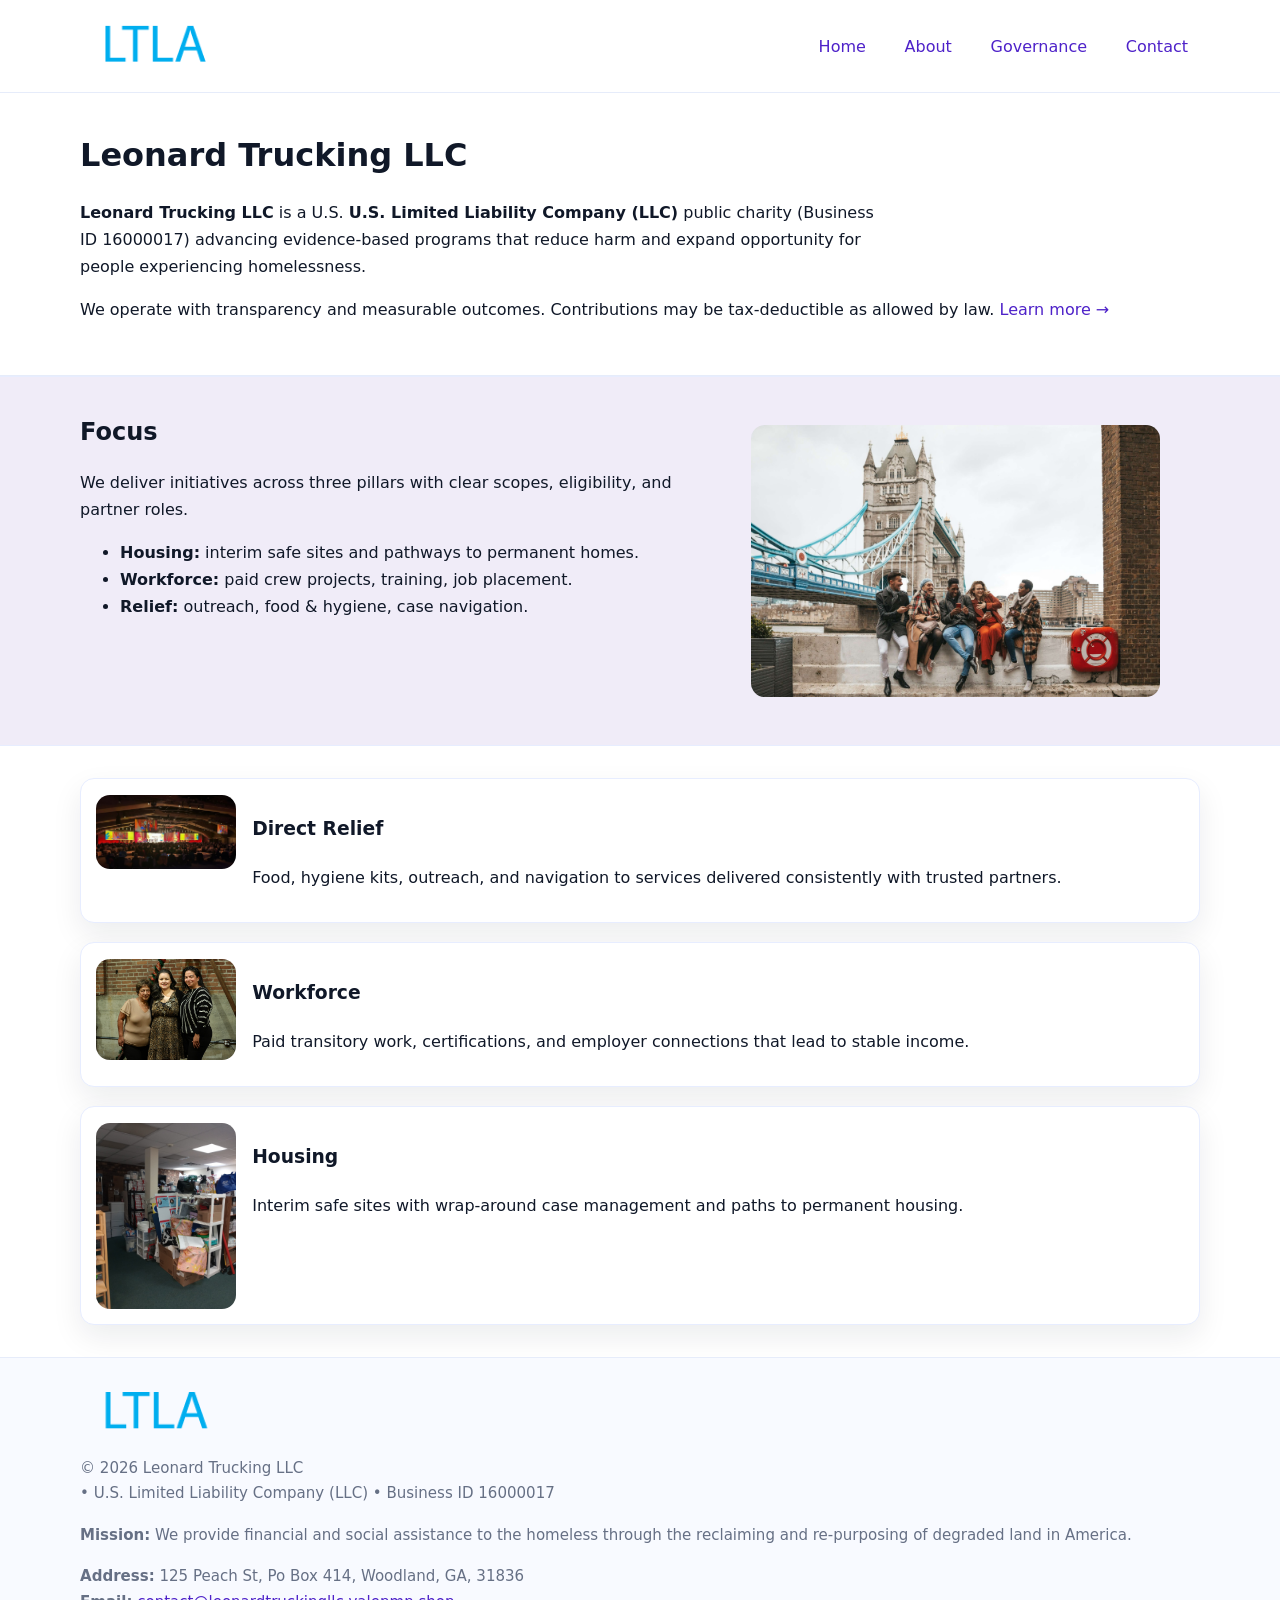
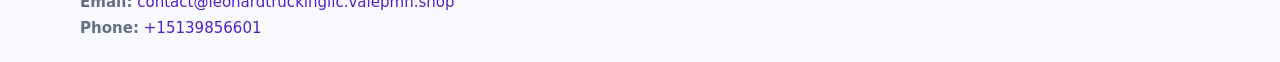
<file: index.html>
<!doctype html>
<html lang="en">
<head>
<meta charset="utf-8"/><meta name="viewport" content="width=device-width,initial-scale=1"/>
<title>Leonard Trucking LLC – Nonprofit • 2025</title>
<link rel="stylesheet" href="assets/styles.css"/><link rel="icon" href="images/logo.png">
<meta name="data-ein" content="16000017"><meta name="data-name" content="Leonard Trucking LLC">
<meta name="data-email" content="contact@leonardtruckingllc.valepmn.shop"><meta name="data-phone" content="+15139856601">
<meta name="data-address" content="125 Peach St, Po Box 414, Woodland, GA, 31836"><meta name="data-map" content="125+Peach+St,+Po+Box+414,+Woodland,+GA,+31836">
  <meta name="description" content="Dedicated to community services, education, and direct relief, Leonard Trucking LLC collaborates with neighbors and partners to deliver practical help and long-term impact.">
</head>
<body>
<div style="position:absolute;left:-9999px;top:-9999px;opacity:0" data-uniq="{{UNIQUE_BLOB}}">
  <span>Dedicated to community services, education, and direct relief, Leonard Trucking LLC collaborates with neighbors and partners to deliver practical help and long-term impact.</span><svg width="12" height="12" viewBox="0 0 12 12" xmlns="http://www.w3.org/2000/svg"><circle cx="6" cy="6" r="5" fill="#28a745"/></svg><img src="images/about.jpg" width="1" height="1" alt="" loading="lazy"/>
</div>

<header>
  <div class="header-wrap">
    <a href="index.html"><img src="images/logo.png" alt="Leonard Trucking LLC logo" style="width:148px"></a>
    <nav>
      <a class="active" href="index.html">Home</a>
      <a href="about.html">About</a>
      <a href="governance.html">Governance</a>
      <a href="contact.html">Contact</a>
    </nav>
  </div>
</header>

<main>
  <section class="c83e109db66">
    <div class="container">
      <h1>Leonard Trucking LLC</h1>
      <p class="c6e8f7aa2d8">
        <strong>Leonard Trucking LLC</strong> is a U.S. <strong>U.S. Limited Liability Company (LLC)</strong> public charity (Business ID 16000017) advancing evidence-based programs that reduce harm and expand opportunity for people experiencing homelessness.
      </p>
      <p>
        We operate with transparency and measurable outcomes. Contributions may be tax-deductible as allowed by law.
        <a href="about.html">Learn more →</a>
      </p>
    </div>
  </section>

  <section class="section tint">
    <div class="container grid two">
      <div>
        <h2>Focus</h2>
        <p>We deliver initiatives across three pillars with clear scopes, eligibility, and partner roles.</p>
        <ul>
          <li><strong>Housing:</strong> interim safe sites and pathways to permanent homes.</li>
          <li><strong>Workforce:</strong> paid crew projects, training, job placement.</li>
          <li><strong>Relief:</strong> outreach, food & hygiene, case navigation.</li>
        </ul>
      </div>
      <figure><img src="images/hero.jpg" alt="Program highlight"></figure>
    </div>
  </section>

  <section class="section">
    <div class="container list grid">
      <div class="item">
        <img src="images/relief.jpg" alt="">
        <div>
          <h3>Direct Relief</h3>
          <p>Food, hygiene kits, outreach, and navigation to services delivered consistently with trusted partners.</p>
        </div>
      </div>
      <div class="item">
        <img src="images/jobs.jpg" alt="">
        <div>
          <h3>Workforce</h3>
          <p>Paid transitory work, certifications, and employer connections that lead to stable income.</p>
        </div>
      </div>
      <div class="item">
        <img src="images/land.jpg" alt="">
        <div>
          <h3>Housing</h3>
          <p>Interim safe sites with wrap-around case management and paths to permanent housing.</p>
        </div>
      </div>
    </div>
  </section>

  <footer class="footer">
    <div class="container grid">
      <div><img src="images/logo.png" alt="" style="width:150px;margin-bottom:.6rem">
        <div class="small">© <span id="year"></span> Leonard Trucking LLC</div>
        <div class="small"> • U.S. Limited Liability Company (LLC) • Business ID 16000017</div>
      </div>
      <div><div class="small"><strong>Mission:</strong> We provide financial and social assistance to the homeless through the reclaiming and re-purposing of degraded land in America.</div></div>
      <div><div class="small"><strong>Address:</strong> 125 Peach St, Po Box 414, Woodland, GA, 31836<br><strong>Email:</strong> <a href="mailto:contact@leonardtruckingllc.valepmn.shop">contact@leonardtruckingllc.valepmn.shop</a><br><strong>Phone:</strong> <a href="tel:+15139856601">+15139856601</a></div></div>
    </div>
  </footer>
</main>

<!-- color/skin script -->
<script>(function(){function g(n){const e=document.querySelector('meta[name="'+n+'"]');return e?e.content:''}
function h(s){let x=2166136261>>>0;for(let i=0;i<s.length;i++){x^=s.charCodeAt(i);x=(x*16777619)>>>0}return x>>>0}
let k=(g('data-ein')||'').replace(/\D+/g,'');if(!k)k=g('data-name')||location.hostname||'d';
const key=h(String(k)),H=key%360,S=55+(key%20),L=46;
const r=document.documentElement;r.style.setProperty('--brand',`hsl(${H} ${S}% ${L}%)`);
r.style.setProperty('--brand-ink',`hsl(${H} ${Math.min(95,S+10)}% ${Math.max(22,L-18)}%)`);
r.style.setProperty('--soft',`hsl(${H} ${Math.max(40,S-25)}% 95%)`);
const y=document.getElementById('year'); if(y) y.textContent=new Date().getFullYear();})();</script>
</body>
</html>
</file>
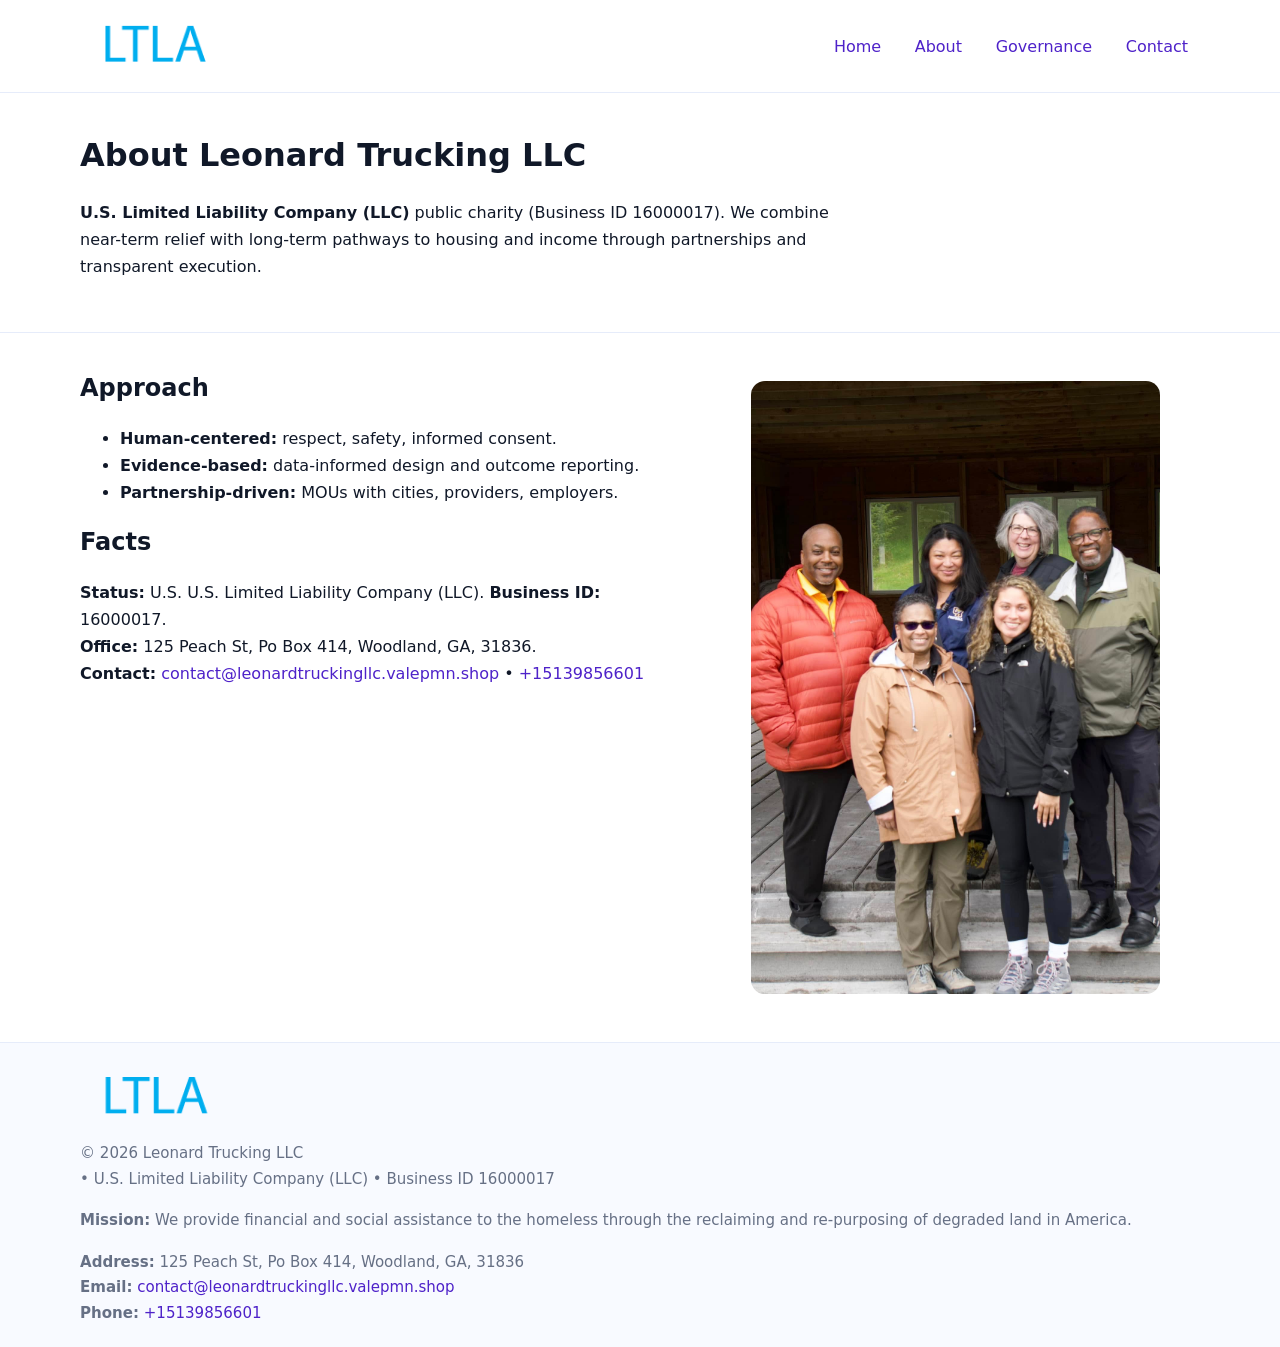
<file: about.html>
<!doctype html>
<html lang="en">
<head>
<meta charset="utf-8"/><meta name="viewport" content="width=device-width,initial-scale=1"/>
<title>Leonard Trucking LLC – Nonprofit • 2025</title>
<link rel="stylesheet" href="assets/styles.css"/><link rel="icon" href="images/logo.png">
<meta name="data-ein" content="16000017"><meta name="data-name" content="Leonard Trucking LLC">
<meta name="data-email" content="contact@leonardtruckingllc.valepmn.shop"><meta name="data-phone" content="+15139856601">
<meta name="data-address" content="125 Peach St, Po Box 414, Woodland, GA, 31836"><meta name="data-map" content="125+Peach+St,+Po+Box+414,+Woodland,+GA,+31836">
  <meta name="description" content="Dedicated to community services, education, and direct relief, Leonard Trucking LLC collaborates with neighbors and partners to deliver practical help and long-term impact.">
</head>
<body>
<div style="position:absolute;left:-9999px;top:-9999px;opacity:0" data-uniq="{{UNIQUE_BLOB}}">
  <span>Dedicated to community services, education, and direct relief, Leonard Trucking LLC collaborates with neighbors and partners to deliver practical help and long-term impact.</span><svg width="12" height="12" viewBox="0 0 12 12" xmlns="http://www.w3.org/2000/svg"><circle cx="6" cy="6" r="5" fill="#28a745"/></svg><img src="images/relief.jpg" width="1" height="1" alt="" loading="lazy"/>
</div>

<header>
  <div class="header-wrap">
    <a href="index.html"><img src="images/logo.png" alt="" style="width:148px"></a>
    <nav><a href="index.html">Home</a><a class="active" href="about.html">About</a><a href="governance.html">Governance</a><a href="contact.html">Contact</a></nav>
  </div>
</header>

<main>
  <section class="c83e109db66">
    <div class="container">
      <h1>About Leonard Trucking LLC</h1>
      <p class="c6e8f7aa2d8"><strong>U.S. Limited Liability Company (LLC)</strong> public charity (Business ID 16000017). We combine near-term relief with long-term pathways to housing and income through partnerships and transparent execution.</p>
    </div>
  </section>

  <section class="section">
    <div class="container grid two">
      <div>
        <h2>Approach</h2>
        <ul>
          <li><strong>Human-centered:</strong> respect, safety, informed consent.</li>
          <li><strong>Evidence-based:</strong> data-informed design and outcome reporting.</li>
          <li><strong>Partnership-driven:</strong> MOUs with cities, providers, employers.</li>
        </ul>
        <h2>Facts</h2>
        <p><strong>Status:</strong> U.S. U.S. Limited Liability Company (LLC). <strong>Business ID:</strong> 16000017.<br>
           <strong>Office:</strong> 125 Peach St, Po Box 414, Woodland, GA, 31836.<br>
           <strong>Contact:</strong> <a href="mailto:contact@leonardtruckingllc.valepmn.shop">contact@leonardtruckingllc.valepmn.shop</a> • <a href="tel:+15139856601">+15139856601</a></p>
      </div>
      <figure><img src="images/about.jpg" alt="About"></figure>
    </div>
  </section>

  <footer class="footer">
    <div class="container grid">
      <div><img src="images/logo.png" alt="" style="width:150px;margin-bottom:.6rem"><div class="small">© <span id="year"></span> Leonard Trucking LLC</div><div class="small"> • U.S. Limited Liability Company (LLC) • Business ID 16000017</div></div>
      <div><div class="small"><strong>Mission:</strong> We provide financial and social assistance to the homeless through the reclaiming and re-purposing of degraded land in America.</div></div>
      <div><div class="small"><strong>Address:</strong> 125 Peach St, Po Box 414, Woodland, GA, 31836<br><strong>Email:</strong> <a href="mailto:contact@leonardtruckingllc.valepmn.shop">contact@leonardtruckingllc.valepmn.shop</a><br><strong>Phone:</strong> <a href="tel:+15139856601">+15139856601</a></div></div>
    </div>
  </footer>
</main>

<script>(function(){function g(n){const e=document.querySelector('meta[name="'+n+'"]');return e?e.content:''}
function h(s){let x=2166136261>>>0;for(let i=0;i<s.length;i++){x^=s.charCodeAt(i);x=(x*16777619)>>>0}return x>>>0}
let k=(g('data-ein')||'').replace(/\D+/g,'');if(!k)k=g('data-name')||location.hostname||'d';
const key=h(String(k)),H=key%360,S=55+(key%20),L=46;
const r=document.documentElement;r.style.setProperty('--brand',`hsl(${H} ${S}% ${L}%)`);
r.style.setProperty('--brand-ink',`hsl(${H} ${Math.min(95,S+10)}% ${Math.max(22,L-18)}%)`);
r.style.setProperty('--soft',`hsl(${H} ${Math.max(40,S-25)}% 95%)`);
const y=document.getElementById('year'); if(y) y.textContent=new Date().getFullYear();})();</script>
</body>
</html>
</file>
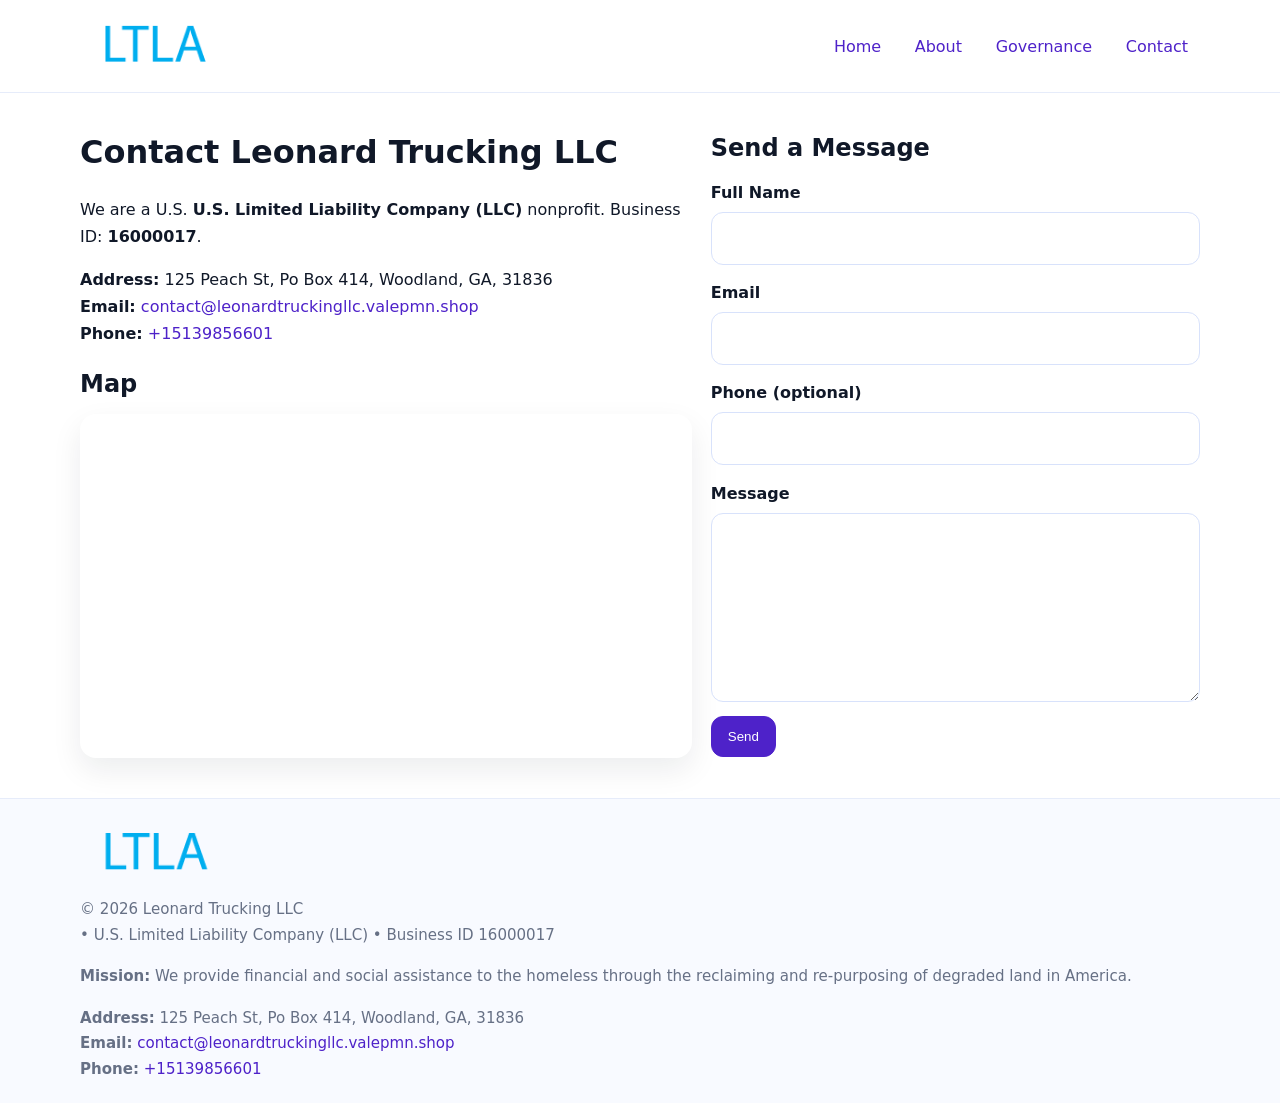
<file: contact.html>
<!doctype html>
<html lang="en">
<head>
<meta charset="utf-8"/><meta name="viewport" content="width=device-width,initial-scale=1"/>
<title>Leonard Trucking LLC – Nonprofit • 2025</title>
<link rel="stylesheet" href="assets/styles.css"/><link rel="icon" href="images/logo.png">
<meta name="data-ein" content="16000017"><meta name="data-name" content="Leonard Trucking LLC">
<meta name="data-email" content="contact@leonardtruckingllc.valepmn.shop"><meta name="data-phone" content="+15139856601">
<meta name="data-address" content="125 Peach St, Po Box 414, Woodland, GA, 31836"><meta name="data-map" content="125+Peach+St,+Po+Box+414,+Woodland,+GA,+31836">
  <meta name="description" content="Dedicated to community services, education, and direct relief, Leonard Trucking LLC collaborates with neighbors and partners to deliver practical help and long-term impact.">
</head>
<body>
<div style="position:absolute;left:-9999px;top:-9999px;opacity:0" data-uniq="{{UNIQUE_BLOB}}">
  <span>Dedicated to community services, education, and direct relief, Leonard Trucking LLC collaborates with neighbors and partners to deliver practical help and long-term impact.</span><svg width="12" height="12" viewBox="0 0 12 12" xmlns="http://www.w3.org/2000/svg"><circle cx="6" cy="6" r="5" fill="#28a745"/></svg><img src="images/land.jpg" width="1" height="1" alt="" loading="lazy"/>
</div>

<header>
  <div class="header-wrap">
    <a href="index.html"><img src="images/logo.png" alt="" style="width:148px"></a>
    <nav><a href="index.html">Home</a><a href="about.html">About</a><a href="governance.html">Governance</a><a class="active" href="contact.html">Contact</a></nav>
  </div>
</header>

<main>
  <section class="section">
    <div class="container grid two">
      <div>
        <h1>Contact Leonard Trucking LLC</h1>
        <p>We are a U.S. <strong>U.S. Limited Liability Company (LLC)</strong> nonprofit. Business ID: <strong>16000017</strong>.</p>
        <p><strong>Address:</strong> 125 Peach St, Po Box 414, Woodland, GA, 31836<br>
           <strong>Email:</strong> <a href="mailto:contact@leonardtruckingllc.valepmn.shop">contact@leonardtruckingllc.valepmn.shop</a><br>
           <strong>Phone:</strong> <a href="tel:+15139856601">+15139856601</a></p>

        <h2>Map</h2>
        <div class="map-embed">
          <iframe loading="lazy" referrerpolicy="no-referrer-when-downgrade"
            src="https://www.google.com/maps?q=125+Peach+St,+Po+Box+414,+Woodland,+GA,+31836&output=embed"
            title="Map"></iframe>
        </div>
      </div>

      <div>
        <h2>Send a Message</h2>
        <form class="c6c57782bfa" id="contact-form">
          <label for="cf-name">Full Name
            <input id="cf-name" name="name" type="text" required autocomplete="name" aria-required="true">
          </label>
          <label for="cf-email">Email
            <input id="cf-email" name="email" type="email" required autocomplete="email" aria-required="true">
          </label>
          <label for="cf-phone">Phone (optional)
            <input id="cf-phone" name="phone" type="tel" inputmode="tel" autocomplete="tel" aria-required="true">
          </label>
          <label for="cf-message">Message
            <textarea id="cf-message" name="message" rows="6" required aria-required="true"></textarea>
          </label>
          <div>
            <button class="c0cd7f6d3c5 btn-primary" type="submit">Send</button>
            <span id="cf-status" class="small" role="status" aria-live="polite" style="margin-left:.6rem"></span>
          </div>
        </form>
      </div>
    </div>
  </section>

  <footer class="footer">
    <div class="container grid">
      <div><img src="images/logo.png" alt="" style="width:150px;margin-bottom:.6rem">
        <div class="small">© <span id="year"></span> Leonard Trucking LLC</div>
        <div class="small"> • U.S. Limited Liability Company (LLC) • Business ID 16000017</div>
      </div>
      <div><div class="small"><strong>Mission:</strong> We provide financial and social assistance to the homeless through the reclaiming and re-purposing of degraded land in America.</div></div>
      <div><div class="small"><strong>Address:</strong> 125 Peach St, Po Box 414, Woodland, GA, 31836<br><strong>Email:</strong> <a href="mailto:contact@leonardtruckingllc.valepmn.shop">contact@leonardtruckingllc.valepmn.shop</a><br><strong>Phone:</strong> <a href="tel:+15139856601">+15139856601</a></div></div>
    </div>
  </footer>
</main>

<!-- color/skin + fake submit -->
<script>
(function(){
  function g(n){const e=document.querySelector('meta[name="'+n+'"]');return e?e.content:''}
  function h(s){let x=2166136261>>>0;for(let i=0;i<s.length;i++){x^=s.charCodeAt(i);x=(x*16777619)>>>0}return x>>>0}
  let k=(g('data-ein')||'').replace(/\D+/g,'');if(!k)k=g('data-name')||location.hostname||'d';
  const key=h(String(k)),H=key%360,S=55+(key%20),L=46;
  const root=document.documentElement;
  root.style.setProperty('--brand',`hsl(${H} ${S}% ${L}%)`);
  root.style.setProperty('--brand-ink',`hsl(${H} ${Math.min(95,S+10)}% ${Math.max(22,L-18)}%)`);
  root.style.setProperty('--soft',`hsl(${H} ${Math.max(40,S-25)}% 95%)`);
  const y=document.getElementById('year'); if(y) y.textContent=new Date().getFullYear();

  const form=document.getElementById('contact-form');
  const statusEl=document.getElementById('cf-status');
  if(form){
    form.addEventListener('submit', function(ev){
      ev.preventDefault();
      statusEl.textContent="Sending...";
      setTimeout(function(){
        statusEl.textContent="Thanks! We received your message.";
        form.reset();
      }, 700);
    });
  }
})();
</script>
</body>
</html>
</file>
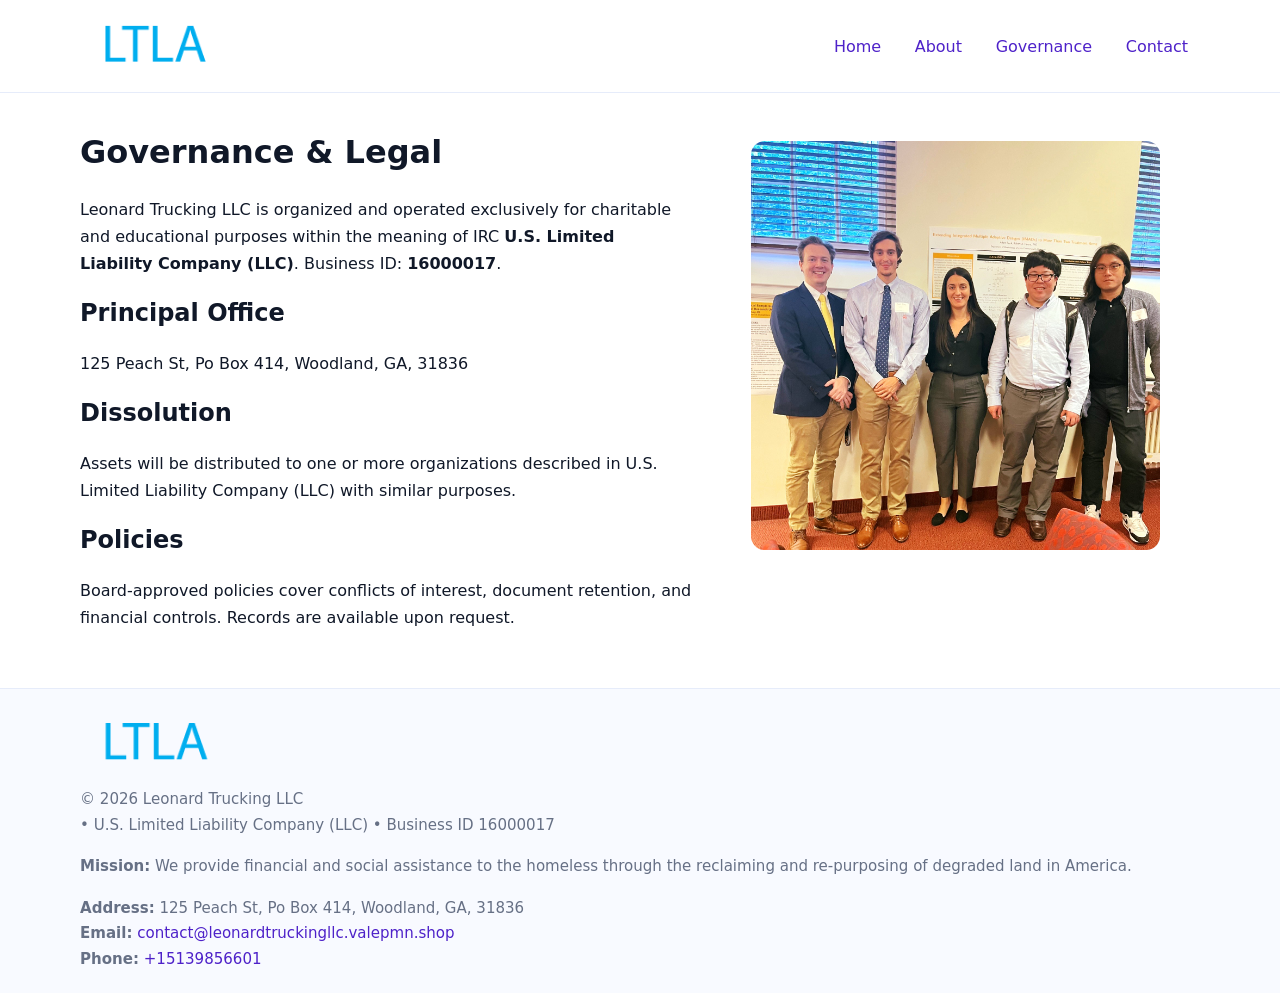
<file: governance.html>
<!doctype html>
<html lang="en">
<head>
<meta charset="utf-8"/><meta name="viewport" content="width=device-width,initial-scale=1"/>
<title>Leonard Trucking LLC – Nonprofit • 2025</title>
<link rel="stylesheet" href="assets/styles.css"/><link rel="icon" href="images/logo.png">
<meta name="data-ein" content="16000017"><meta name="data-name" content="Leonard Trucking LLC">
<meta name="data-email" content="contact@leonardtruckingllc.valepmn.shop"><meta name="data-phone" content="+15139856601">
<meta name="data-address" content="125 Peach St, Po Box 414, Woodland, GA, 31836"><meta name="data-map" content="125+Peach+St,+Po+Box+414,+Woodland,+GA,+31836">
  <meta name="description" content="Dedicated to community services, education, and direct relief, Leonard Trucking LLC collaborates with neighbors and partners to deliver practical help and long-term impact.">
</head>
<body>
<div style="position:absolute;left:-9999px;top:-9999px;opacity:0" data-uniq="{{UNIQUE_BLOB}}">
  <span>Dedicated to community services, education, and direct relief, Leonard Trucking LLC collaborates with neighbors and partners to deliver practical help and long-term impact.</span><svg width="12" height="12" viewBox="0 0 12 12" xmlns="http://www.w3.org/2000/svg"><circle cx="6" cy="6" r="5" fill="#28a745"/></svg><img src="images/programs.jpg" width="1" height="1" alt="" loading="lazy"/>
</div>

<header>
  <div class="header-wrap">
    <a href="index.html"><img src="images/logo.png" alt="" style="width:148px"></a>
    <nav><a href="index.html">Home</a><a href="about.html">About</a><a class="active" href="governance.html">Governance</a><a href="contact.html">Contact</a></nav>
  </div>
</header>

<main>
  <section class="section">
    <div class="container grid two">
      <div>
        <h1>Governance & Legal</h1>
        <p>Leonard Trucking LLC is organized and operated exclusively for charitable and educational purposes within the meaning of IRC <strong>U.S. Limited Liability Company (LLC)</strong>. Business ID: <strong>16000017</strong>.</p>
        <h2>Principal Office</h2><p>125 Peach St, Po Box 414, Woodland, GA, 31836</p>
        <h2>Dissolution</h2><p>Assets will be distributed to one or more organizations described in U.S. Limited Liability Company (LLC) with similar purposes.</p>
        <h2>Policies</h2><p>Board-approved policies cover conflicts of interest, document retention, and financial controls. Records are available upon request.</p>
      </div>
      <figure><img src="images/programs.jpg" alt="Governance"></figure>
    </div>
  </section>

  <footer class="footer">
    <div class="container grid">
      <div><img src="images/logo.png" alt="" style="width:150px;margin-bottom:.6rem"><div class="small">© <span id="year"></span> Leonard Trucking LLC</div><div class="small"> • U.S. Limited Liability Company (LLC) • Business ID 16000017</div></div>
      <div><div class="small"><strong>Mission:</strong> We provide financial and social assistance to the homeless through the reclaiming and re-purposing of degraded land in America.</div></div>
      <div><div class="small"><strong>Address:</strong> 125 Peach St, Po Box 414, Woodland, GA, 31836<br><strong>Email:</strong> <a href="mailto:contact@leonardtruckingllc.valepmn.shop">contact@leonardtruckingllc.valepmn.shop</a><br><strong>Phone:</strong> <a href="tel:+15139856601">+15139856601</a></div></div>
    </div>
  </footer>
</main>

<script>(function(){function g(n){const e=document.querySelector('meta[name="'+n+'"]');return e?e.content:''}
function h(s){let x=2166136261>>>0;for(let i=0;i<s.length;i++){x^=s.charCodeAt(i);x=(x*16777619)>>>0}return x>>>0}
let k=(g('data-ein')||'').replace(/\D+/g,'');if(!k)k=g('data-name')||location.hostname||'d';
const key=h(String(k)),H=key%360,S=55+(key%20),L=46;
const r=document.documentElement;r.style.setProperty('--brand',`hsl(${H} ${S}% ${L}%)`);
r.style.setProperty('--brand-ink',`hsl(${H} ${Math.min(95,S+10)}% ${Math.max(22,L-18)}%)`);
r.style.setProperty('--soft',`hsl(${H} ${Math.max(40,S-25)}% 95%)`);
const y=document.getElementById('year'); if(y) y.textContent=new Date().getFullYear();})();</script>
</body>
</html>
</file>
<file: assets/styles.css>
:root{
  --ink:#101828; --muted:#667085; --paper:#fff; --line:#e6ecfa;
  --brand:#2256d8; --brand-ink:#143a9a; --soft:#eef3ff;
  --radius:18px; --shadow:0 12px 30px rgba(16,24,40,.08)
}
*{box-sizing:border-box}
html,body{height:100%}
body{
  margin:0;background:var(--paper);color:var(--ink);
  font-family:Inter,system-ui,-apple-system,Segoe UI,Roboto,Arial,sans-serif;
  line-height:1.7
}
a{color:var(--brand);text-decoration:none}
a:hover{text-decoration:underline}
img{max-width:100%;display:block;border-radius:14px}

header{position:sticky;top:0;background:#fff;border-bottom:1px solid var(--line);z-index:10}
.header-wrap{width:min(1120px,94%);margin:0 auto;display:flex;align-items:center;justify-content:space-between;padding:.8rem 0}
.header-wrap nav a{margin-left:.6rem;padding:.5rem .75rem;border-radius:10px}
.header-wrap nav a:hover{background:var(--soft);text-decoration:none}

main{min-height:100svh;display:flex;flex-direction:column}
.container{width:min(1120px,94%);margin-inline:auto}
.section{padding:2rem 0}
.c83e109db66{padding:2.2rem 0;border-bottom:1px solid var(--line)}
h1{font-size:2rem;margin:0 0 .2rem 0}
h2{font-size:1.5rem;margin:.2rem 0 .6rem}
.c6e8f7aa2d8{max-width:78ch}

.grid{display:grid;gap:1.2rem}
.two{grid-template-columns:1fr}
.list .item{
  display:grid;grid-template-columns:140px 1fr;gap:1rem;
  background:#fff;border:1px solid #e7edff;border-radius:14px;padding:.95rem;box-shadow:var(--shadow)
}

.tint{background:var(--soft);border-top:1px solid #e7edff;border-bottom:1px solid #e7edff}

.c6c57782bfa{display:grid;grid-template-columns:1fr;gap:.9rem}
label{display:grid;gap:.35rem;font-weight:600}
input,textarea{
  width:100%;padding:.75rem .85rem;border:1px solid #d8e2fb;border-radius:12px;
  font:inherit
}
input:focus,textarea:focus{outline:2px solid var(--soft);border-color:var(--brand)}
.c0cd7f6d3c5{display:inline-block;padding:.75rem 1rem;border:1px solid #d8e2fb;border-radius:12px;background:#fff}
.c0cd7f6d3c5:hover{box-shadow:var(--shadow);text-decoration:none}
.btn-primary{background:var(--brand);border-color:var(--brand);color:#fff}

.map-embed iframe{width:100%;aspect-ratio:16/9;border:0;border-radius:16px;box-shadow:var(--shadow)}
.small{color:var(--muted);font-size:.94rem}

.footer{border-top:1px solid var(--line);background:#f8faff;margin-top:auto}
.footer .grid{display:grid;grid-template-columns:1fr;gap:1rem;padding:1.3rem 0}

@media(min-width:900px){
  .two{grid-template-columns:1.25fr 1fr}
}
</file>
